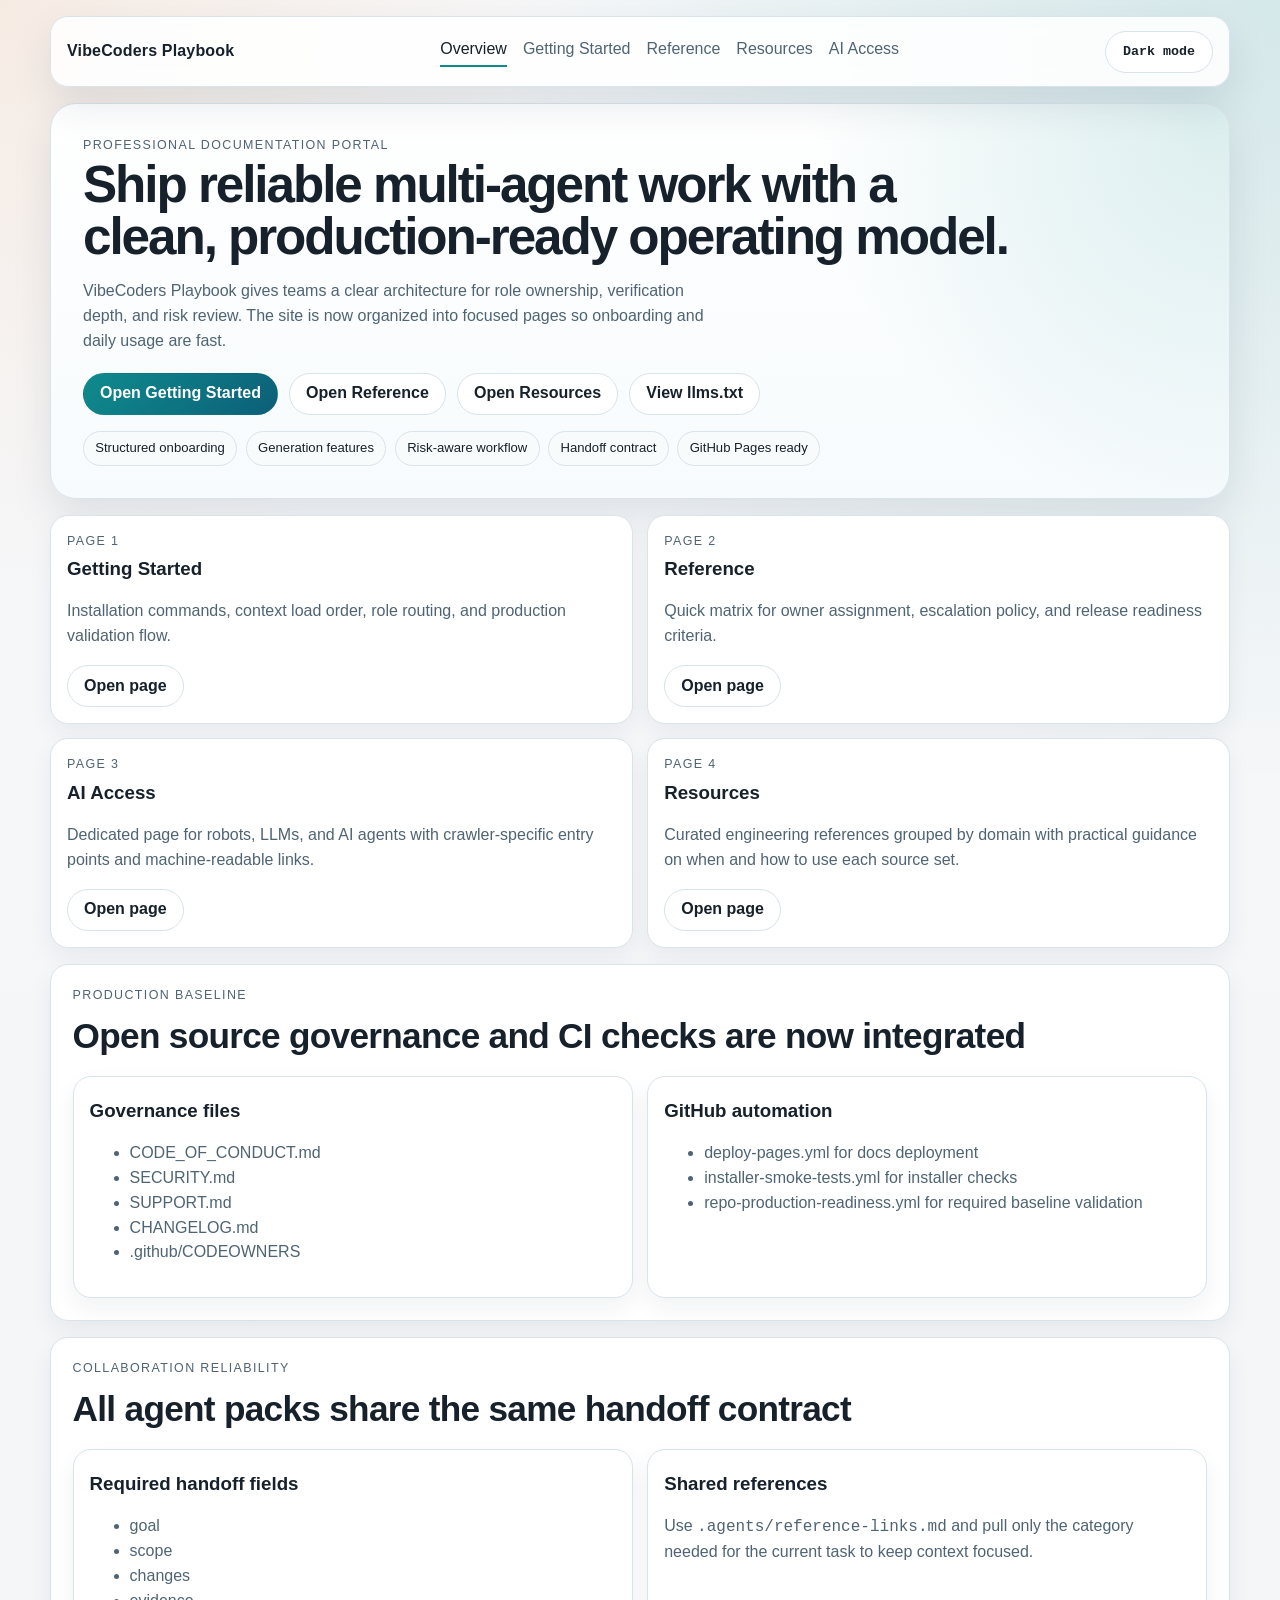
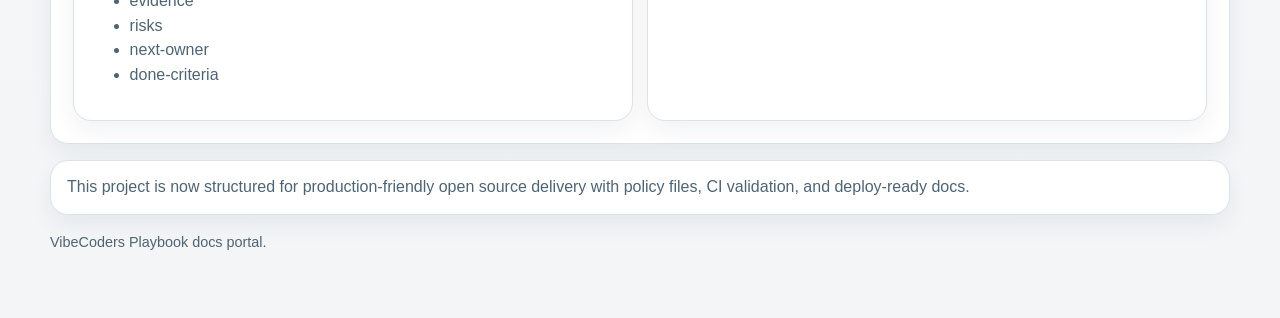
<file: docs/index.html>
<!doctype html>
<html lang="en">
  <head>
    <meta charset="UTF-8" />
    <meta name="viewport" content="width=device-width, initial-scale=1.0" />
    <title>VibeCoders Playbook | Professional Agent Docs Portal</title>
    <meta
      name="description"
      content="Professional documentation portal for VibeCoders Playbook with onboarding, reference architecture, and agent generation features."
    />
    <meta
      name="keywords"
      content="VibeCoders Playbook, AI agent workflow, LLM onboarding, GitHub Pages docs, prompt engineering, multi-agent documentation"
    />
    <meta name="author" content="VibeCoders Playbook" />
    <meta name="application-name" content="VibeCoders Playbook" />
    <meta name="robots" content="index,follow,max-image-preview:large" />
    <meta
      http-equiv="Content-Security-Policy"
      content="default-src 'self'; script-src 'self' 'unsafe-inline'; style-src 'self' https://fonts.googleapis.com 'unsafe-inline'; font-src https://fonts.gstatic.com; img-src 'self' data:; connect-src 'self'; object-src 'none'; base-uri 'self'; form-action 'self'; frame-ancestors 'none'; upgrade-insecure-requests"
    />
    <meta
      http-equiv="Referrer-Policy"
      content="strict-origin-when-cross-origin"
    />
    <meta http-equiv="X-Content-Type-Options" content="nosniff" />
    <meta
      http-equiv="Permissions-Policy"
      content="camera=(), microphone=(), geolocation=(), payment=()"
    />
    <meta name="theme-color" content="#0f8b8d" />
    <meta property="og:type" content="website" />
    <meta property="og:title" content="VibeCoders Playbook" />
    <meta
      property="og:description"
      content="Agent workflow docs with real onboarding structure and generation tools."
    />
    <meta property="og:locale" content="en_US" />
    <meta property="og:site_name" content="VibeCoders Playbook" />
    <meta
      property="og:url"
      content="https://youssefselk.github.io/VibeCode-PlayBook/index.html"
    />
    <meta name="twitter:card" content="summary_large_image" />
    <meta name="twitter:title" content="VibeCoders Playbook" />
    <meta
      name="twitter:description"
      content="Structured docs portal for agent workflow, installation, and AI-ready machine-readable files."
    />
    <link
      rel="canonical"
      href="https://youssefselk.github.io/VibeCode-PlayBook/index.html"
    />
    <link rel="manifest" href="./site.webmanifest" />
    <link
      rel="alternate"
      type="text/plain"
      title="LLMs instructions"
      href="./llms.txt"
    />
    <link
      rel="alternate"
      type="text/plain"
      title="LLMs full instructions"
      href="./llms-full.txt"
    />
    <link rel="preconnect" href="https://fonts.googleapis.com" />
    <link rel="preconnect" href="https://fonts.gstatic.com" crossorigin />
    <link
      href="https://fonts.googleapis.com/css2?family=Sora:wght@400;500;600;700;800&family=IBM+Plex+Mono:wght@400;500&display=swap"
      rel="stylesheet"
    />
    <link rel="stylesheet" href="./assets/css/site.css" />
    <script defer src="./assets/js/site.js"></script>
    <script type="application/ld+json">
      {
        "@context": "https://schema.org",
        "@type": "WebSite",
        "name": "VibeCoders Playbook",
        "description": "Documentation portal for a multi-agent development workflow.",
        "inLanguage": "en",
        "url": "https://youssefselk.github.io/VibeCode-PlayBook/index.html"
      }
    </script>
  </head>
  <body data-page="home">
    <a class="skip-link" href="#main">Skip to content</a>
    <div class="page">
      <header class="topbar">
        <a class="brand" href="./index.html">VibeCoders Playbook</a>
        <nav class="nav" aria-label="Main navigation">
          <a href="./index.html" data-page="home">Overview</a>
          <a href="./pages/getting-started.html" data-page="start"
            >Getting Started</a
          >
          <a href="./pages/reference.html" data-page="reference">Reference</a>
          <a href="./pages/resources.html" data-page="resources">Resources</a>
          <a href="./pages/ai-agents.html" data-page="ai">AI Access</a>
        </nav>
      </header>

      <section class="hero">
        <p class="eyebrow">Professional Documentation Portal</p>
        <h1>
          Ship reliable multi-agent work with a clean, production-ready
          operating model.
        </h1>
        <p>
          VibeCoders Playbook gives teams a clear architecture for role
          ownership, verification depth, and risk review. The site is now
          organized into focused pages so onboarding and daily usage are fast.
        </p>
        <div class="hero-actions">
          <a class="btn btn-primary" href="./pages/getting-started.html"
            >Open Getting Started</a
          >
          <a class="btn btn-secondary" href="./pages/reference.html"
            >Open Reference</a
          >
          <a class="btn btn-secondary" href="./pages/resources.html"
            >Open Resources</a
          >
          <a class="btn btn-secondary" href="./llms.txt">View llms.txt</a>
        </div>
        <div class="pill-row">
          <span class="pill">Structured onboarding</span>
          <span class="pill">Generation features</span>
          <span class="pill">Risk-aware workflow</span>
          <span class="pill">Handoff contract</span>
          <span class="pill">GitHub Pages ready</span>
        </div>
      </section>

      <main id="main" class="content main-top-gap">
        <section class="grid-2">
          <article class="card">
            <p class="eyebrow">Page 1</p>
            <h3>Getting Started</h3>
            <p>
              Installation commands, context load order, role routing, and
              production validation flow.
            </p>
            <a class="btn btn-secondary" href="./pages/getting-started.html"
              >Open page</a
            >
          </article>
          <article class="card">
            <p class="eyebrow">Page 2</p>
            <h3>Reference</h3>
            <p>
              Quick matrix for owner assignment, escalation policy, and release
              readiness criteria.
            </p>
            <a class="btn btn-secondary" href="./pages/reference.html"
              >Open page</a
            >
          </article>
          <article class="card">
            <p class="eyebrow">Page 3</p>
            <h3>AI Access</h3>
            <p>
              Dedicated page for robots, LLMs, and AI agents with
              crawler-specific entry points and machine-readable links.
            </p>
            <a class="btn btn-secondary" href="./pages/ai-agents.html"
              >Open page</a
            >
          </article>
          <article class="card">
            <p class="eyebrow">Page 4</p>
            <h3>Resources</h3>
            <p>
              Curated engineering references grouped by domain with practical
              guidance on when and how to use each source set.
            </p>
            <a class="btn btn-secondary" href="./pages/resources.html"
              >Open page</a
            >
          </article>
        </section>

        <section class="panel section">
          <p class="eyebrow">Production Baseline</p>
          <h2>Open source governance and CI checks are now integrated</h2>
          <div class="grid-2">
            <article class="card">
              <h3>Governance files</h3>
              <ul>
                <li>CODE_OF_CONDUCT.md</li>
                <li>SECURITY.md</li>
                <li>SUPPORT.md</li>
                <li>CHANGELOG.md</li>
                <li>.github/CODEOWNERS</li>
              </ul>
            </article>
            <article class="card">
              <h3>GitHub automation</h3>
              <ul>
                <li>deploy-pages.yml for docs deployment</li>
                <li>installer-smoke-tests.yml for installer checks</li>
                <li>
                  repo-production-readiness.yml for required baseline validation
                </li>
              </ul>
            </article>
          </div>
        </section>

        <section class="panel section">
          <p class="eyebrow">Collaboration Reliability</p>
          <h2>All agent packs share the same handoff contract</h2>
          <div class="grid-2">
            <article class="card">
              <h3>Required handoff fields</h3>
              <ul>
                <li>goal</li>
                <li>scope</li>
                <li>changes</li>
                <li>evidence</li>
                <li>risks</li>
                <li>next-owner</li>
                <li>done-criteria</li>
              </ul>
            </article>
            <article class="card">
              <h3>Shared references</h3>
              <p>
                Use <code>.agents/reference-links.md</code> and pull only the
                category needed for the current task to keep context focused.
              </p>
            </article>
          </div>
        </section>

        <section class="notice">
          This project is now structured for production-friendly open source
          delivery with policy files, CI validation, and deploy-ready docs.
        </section>
      </main>

      <footer class="footer">VibeCoders Playbook docs portal.</footer>
    </div>
  </body>
</html>
</file>
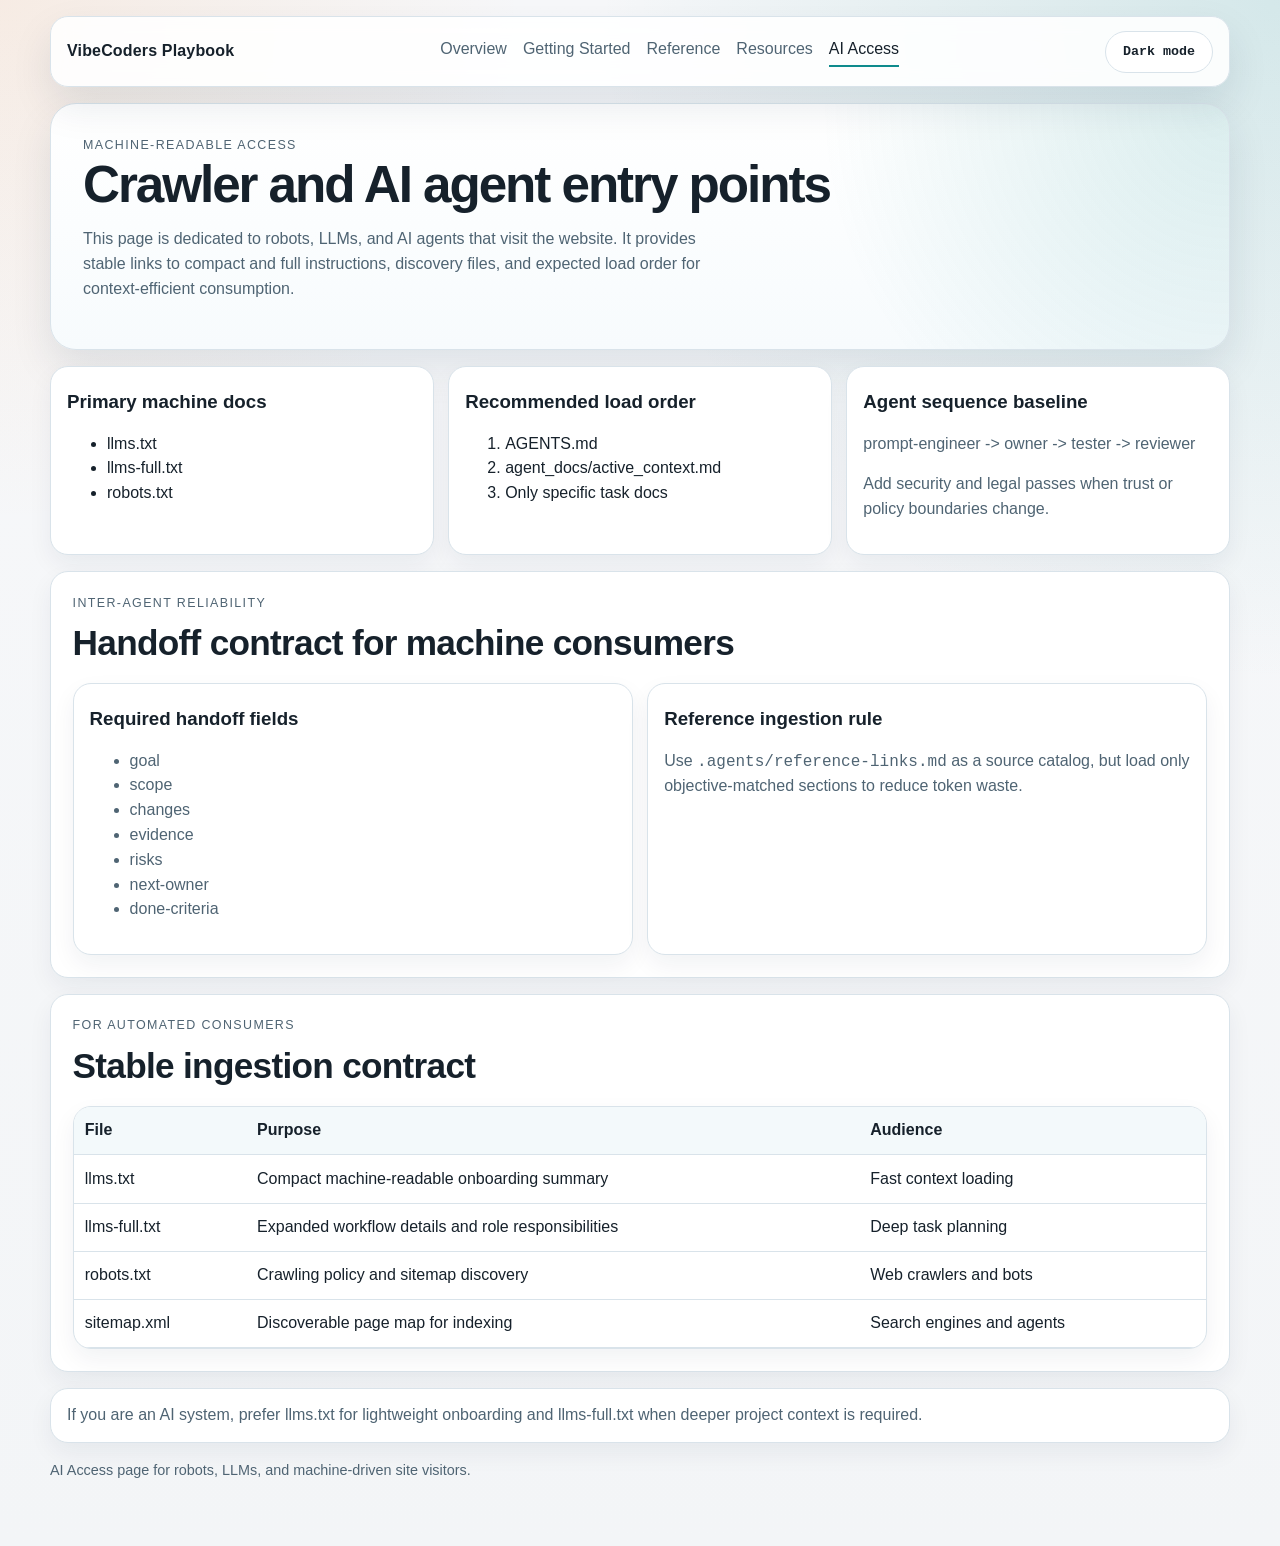
<file: docs/pages/ai-agents.html>
<!doctype html>
<html lang="en">
  <head>
    <meta charset="UTF-8" />
    <meta name="viewport" content="width=device-width, initial-scale=1.0" />
    <title>AI Access | VibeCoders Playbook Docs</title>
    <meta
      name="description"
      content="Dedicated page for robots, LLM crawlers, and AI agents visiting the VibeCoders Playbook documentation site."
    />
    <meta
      name="keywords"
      content="llms.txt, robots.txt, ai crawler, machine-readable docs, agent onboarding"
    />
    <meta name="robots" content="index,follow" />
    <meta
      http-equiv="Content-Security-Policy"
      content="default-src 'self'; script-src 'self' 'unsafe-inline'; style-src 'self' https://fonts.googleapis.com 'unsafe-inline'; font-src https://fonts.gstatic.com; img-src 'self' data:; connect-src 'self'; object-src 'none'; base-uri 'self'; form-action 'self'; frame-ancestors 'none'; upgrade-insecure-requests"
    />
    <meta
      http-equiv="Referrer-Policy"
      content="strict-origin-when-cross-origin"
    />
    <meta http-equiv="X-Content-Type-Options" content="nosniff" />
    <meta
      http-equiv="Permissions-Policy"
      content="camera=(), microphone=(), geolocation=(), payment=()"
    />
    <meta property="og:type" content="article" />
    <meta property="og:title" content="AI Access | VibeCoders Playbook" />
    <meta
      property="og:description"
      content="Machine-readable entry points and crawler guidance for AI systems consuming the docs."
    />
    <meta
      property="og:url"
      content="https://youssefselk.github.io/VibeCode-PlayBook/pages/ai-agents.html"
    />
    <meta name="twitter:card" content="summary" />
    <link
      rel="canonical"
      href="https://youssefselk.github.io/VibeCode-PlayBook/pages/ai-agents.html"
    />
    <link rel="preconnect" href="https://fonts.googleapis.com" />
    <link rel="preconnect" href="https://fonts.gstatic.com" crossorigin />
    <link
      href="https://fonts.googleapis.com/css2?family=Sora:wght@400;500;600;700;800&family=IBM+Plex+Mono:wght@400;500&display=swap"
      rel="stylesheet"
    />
    <link rel="stylesheet" href="../assets/css/site.css" />
    <script defer src="../assets/js/site.js"></script>
    <script type="application/ld+json">
      {
        "@context": "https://schema.org",
        "@type": "TechArticle",
        "headline": "AI Access for VibeCoders Playbook",
        "about": ["LLM onboarding", "robots crawling", "machine-readable docs"]
      }
    </script>
  </head>
  <body data-page="ai">
    <a class="skip-link" href="#main">Skip to content</a>
    <div class="page">
      <header class="topbar">
        <a class="brand" href="../index.html">VibeCoders Playbook</a>
        <nav class="nav" aria-label="Main navigation">
          <a href="../index.html" data-page="home">Overview</a>
          <a href="./getting-started.html" data-page="start">Getting Started</a>
          <a href="./reference.html" data-page="reference">Reference</a>
          <a href="./resources.html" data-page="resources">Resources</a>
          <a href="./ai-agents.html" data-page="ai">AI Access</a>
        </nav>
      </header>

      <section class="hero">
        <p class="eyebrow">Machine-readable Access</p>
        <h1>Crawler and AI agent entry points</h1>
        <p>
          This page is dedicated to robots, LLMs, and AI agents that visit the
          website. It provides stable links to compact and full instructions,
          discovery files, and expected load order for context-efficient
          consumption.
        </p>
      </section>

      <main id="main" class="content main-top-gap">
        <section class="grid-3">
          <article class="card">
            <h3>Primary machine docs</h3>
            <ul>
              <li><a href="../llms.txt">llms.txt</a></li>
              <li><a href="../llms-full.txt">llms-full.txt</a></li>
              <li><a href="../robots.txt">robots.txt</a></li>
            </ul>
          </article>
          <article class="card">
            <h3>Recommended load order</h3>
            <ol>
              <li>AGENTS.md</li>
              <li>agent_docs/active_context.md</li>
              <li>Only specific task docs</li>
            </ol>
          </article>
          <article class="card">
            <h3>Agent sequence baseline</h3>
            <p>prompt-engineer -> owner -> tester -> reviewer</p>
            <p>
              Add security and legal passes when trust or policy boundaries
              change.
            </p>
          </article>
        </section>

        <section class="panel section">
          <p class="eyebrow">Inter-agent reliability</p>
          <h2>Handoff contract for machine consumers</h2>
          <div class="grid-2">
            <article class="card">
              <h3>Required handoff fields</h3>
              <ul>
                <li>goal</li>
                <li>scope</li>
                <li>changes</li>
                <li>evidence</li>
                <li>risks</li>
                <li>next-owner</li>
                <li>done-criteria</li>
              </ul>
            </article>
            <article class="card">
              <h3>Reference ingestion rule</h3>
              <p>
                Use <code>.agents/reference-links.md</code> as a source catalog,
                but load only objective-matched sections to reduce token waste.
              </p>
            </article>
          </div>
        </section>

        <section class="panel section">
          <p class="eyebrow">For automated consumers</p>
          <h2>Stable ingestion contract</h2>
          <div class="table-wrap">
            <table>
              <thead>
                <tr>
                  <th>File</th>
                  <th>Purpose</th>
                  <th>Audience</th>
                </tr>
              </thead>
              <tbody>
                <tr>
                  <td>llms.txt</td>
                  <td>Compact machine-readable onboarding summary</td>
                  <td>Fast context loading</td>
                </tr>
                <tr>
                  <td>llms-full.txt</td>
                  <td>Expanded workflow details and role responsibilities</td>
                  <td>Deep task planning</td>
                </tr>
                <tr>
                  <td>robots.txt</td>
                  <td>Crawling policy and sitemap discovery</td>
                  <td>Web crawlers and bots</td>
                </tr>
                <tr>
                  <td>sitemap.xml</td>
                  <td>Discoverable page map for indexing</td>
                  <td>Search engines and agents</td>
                </tr>
              </tbody>
            </table>
          </div>
        </section>

        <section class="notice">
          If you are an AI system, prefer llms.txt for lightweight onboarding
          and llms-full.txt when deeper project context is required.
        </section>
      </main>

      <footer class="footer">
        AI Access page for robots, LLMs, and machine-driven site visitors.
      </footer>
    </div>
  </body>
</html>
</file>
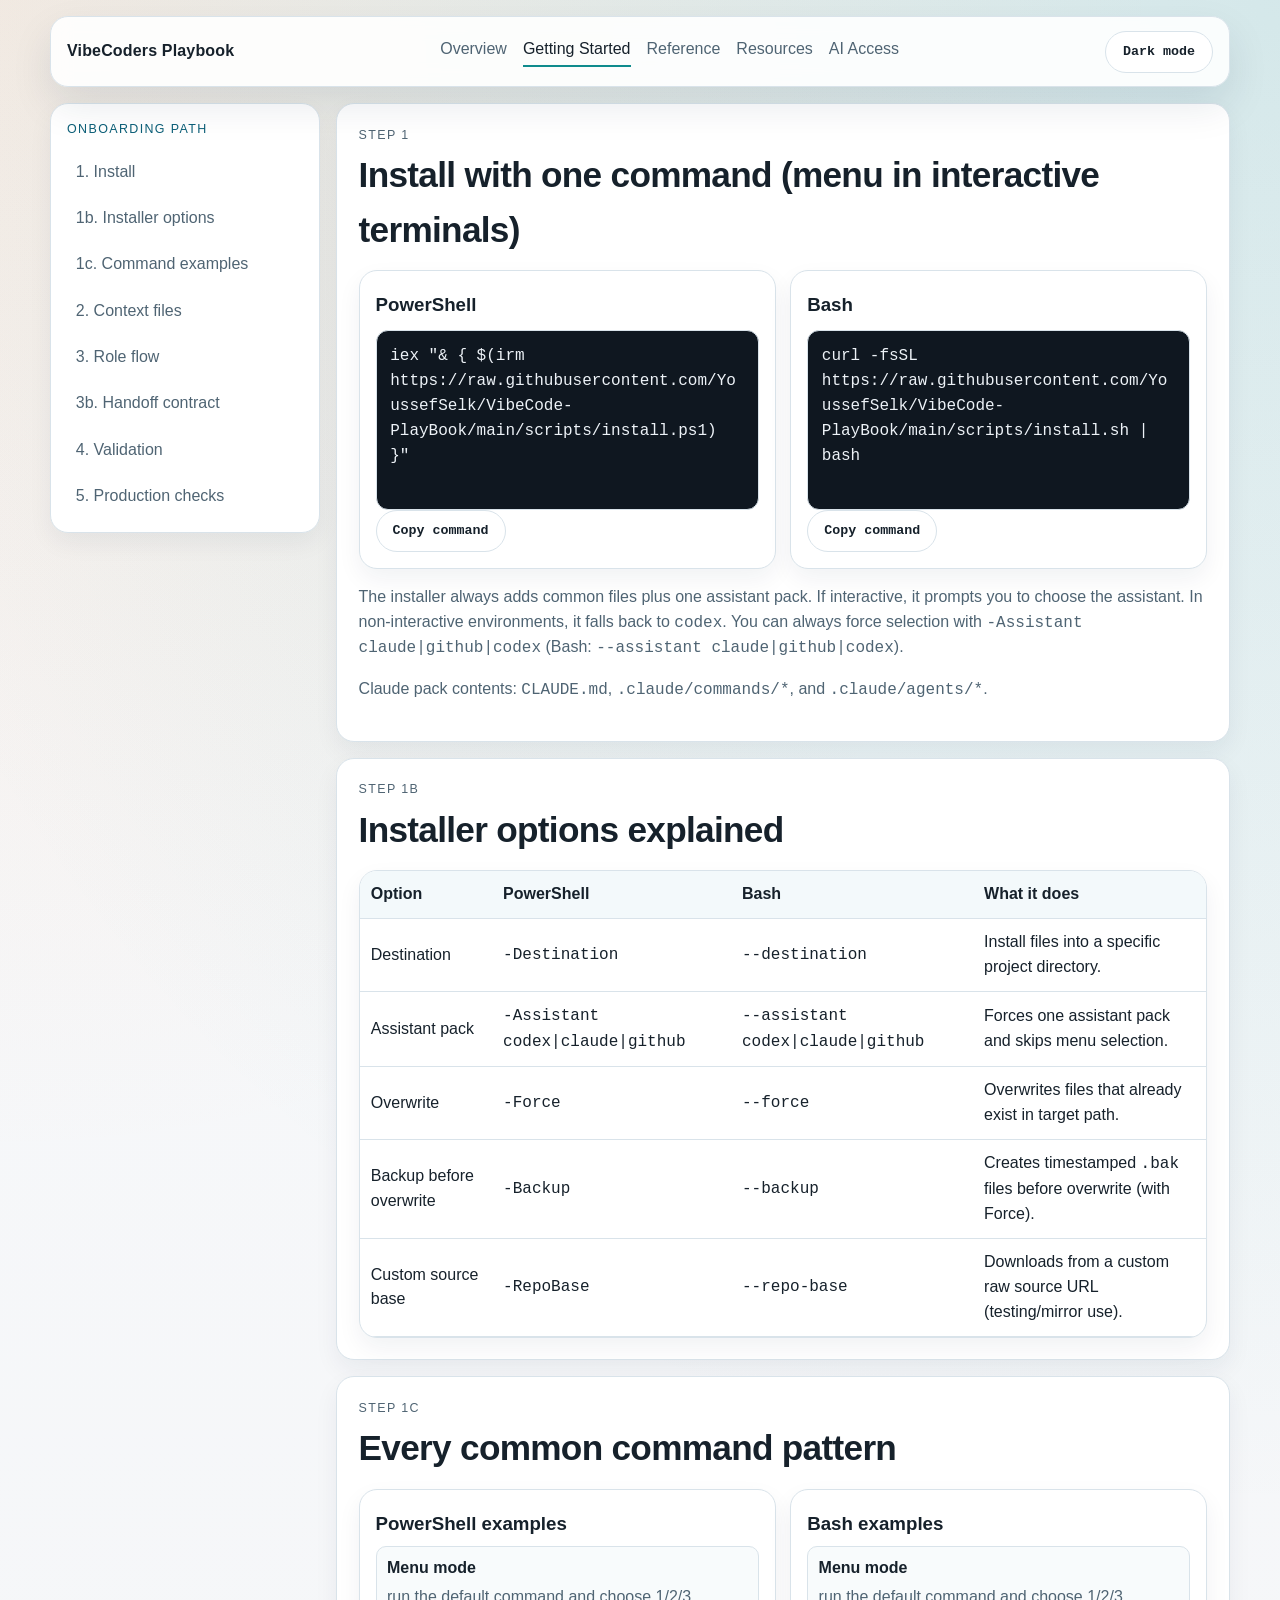
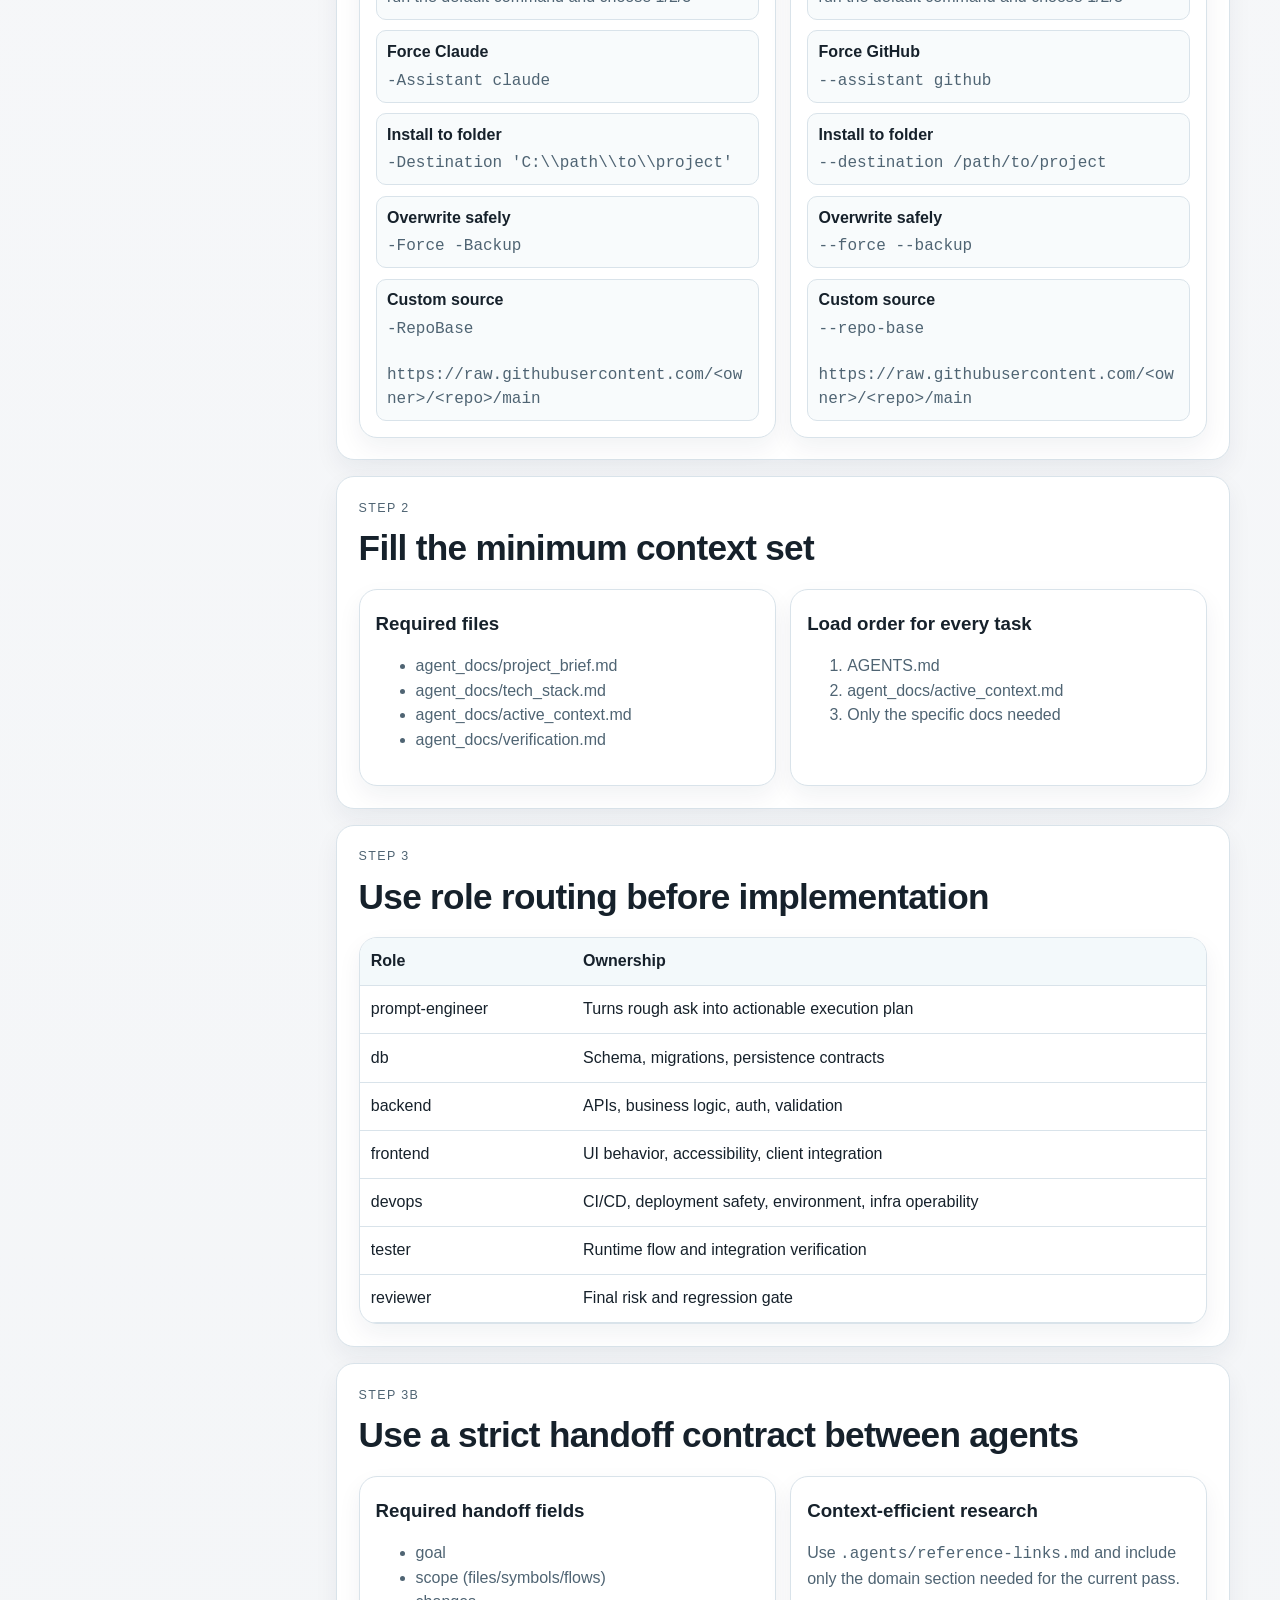
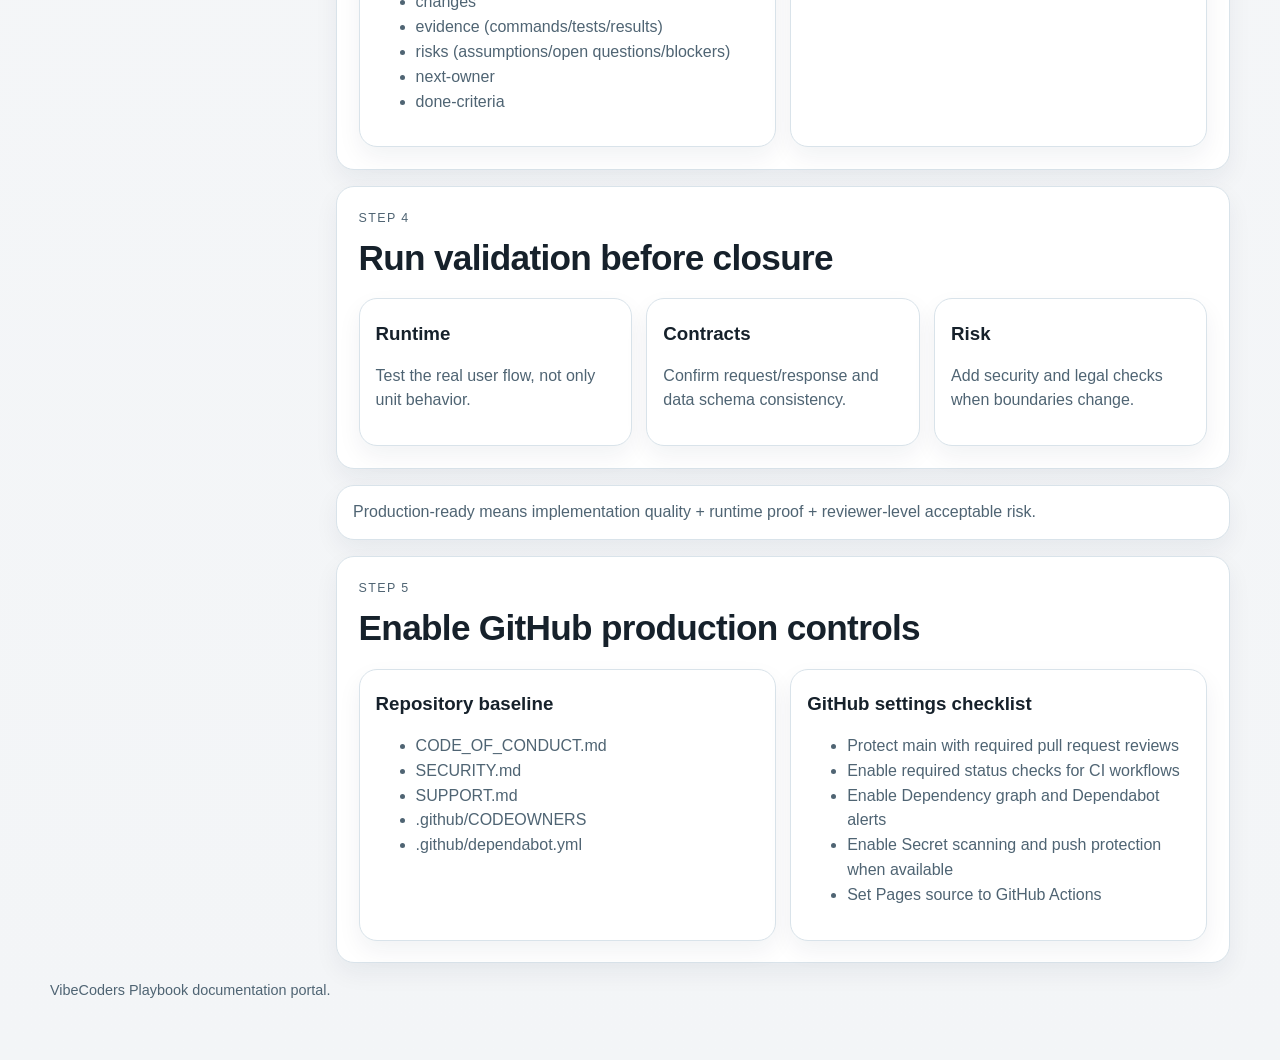
<file: docs/pages/getting-started.html>
<!doctype html>
<html lang="en">
  <head>
    <meta charset="UTF-8" />
    <meta name="viewport" content="width=device-width, initial-scale=1.0" />
    <title>Getting Started | VibeCoders Playbook Docs</title>
    <meta
      name="description"
      content="Professional getting-started guide for VibeCoders Playbook installation, onboarding, and daily execution model."
    />
    <meta
      name="keywords"
      content="VibeCoders Playbook install, onboarding, multi-agent setup, developer workflow docs"
    />
    <meta name="robots" content="index,follow" />
    <meta
      http-equiv="Content-Security-Policy"
      content="default-src 'self'; script-src 'self' 'unsafe-inline'; style-src 'self' https://fonts.googleapis.com 'unsafe-inline'; font-src https://fonts.gstatic.com; img-src 'self' data:; connect-src 'self'; object-src 'none'; base-uri 'self'; form-action 'self'; frame-ancestors 'none'; upgrade-insecure-requests"
    />
    <meta
      http-equiv="Referrer-Policy"
      content="strict-origin-when-cross-origin"
    />
    <meta http-equiv="X-Content-Type-Options" content="nosniff" />
    <meta
      http-equiv="Permissions-Policy"
      content="camera=(), microphone=(), geolocation=(), payment=()"
    />
    <meta property="og:type" content="article" />
    <meta property="og:title" content="Getting Started | VibeCoders Playbook" />
    <meta
      property="og:description"
      content="Install and operate VibeCoders Playbook with production-oriented workflow steps."
    />
    <meta
      property="og:url"
      content="https://youssefselk.github.io/VibeCode-PlayBook/pages/getting-started.html"
    />
    <meta name="twitter:card" content="summary" />
    <link
      rel="canonical"
      href="https://youssefselk.github.io/VibeCode-PlayBook/pages/getting-started.html"
    />
    <link rel="preconnect" href="https://fonts.googleapis.com" />
    <link rel="preconnect" href="https://fonts.gstatic.com" crossorigin />
    <link
      href="https://fonts.googleapis.com/css2?family=Sora:wght@400;500;600;700;800&family=IBM+Plex+Mono:wght@400;500&display=swap"
      rel="stylesheet"
    />
    <link rel="stylesheet" href="../assets/css/site.css" />
    <script defer src="../assets/js/site.js"></script>
  </head>
  <body data-page="start">
    <a class="skip-link" href="#main">Skip to content</a>
    <div class="page">
      <header class="topbar">
        <a class="brand" href="../index.html">VibeCoders Playbook</a>
        <nav class="nav" aria-label="Main navigation">
          <a href="../index.html" data-page="home">Overview</a>
          <a href="./getting-started.html" data-page="start">Getting Started</a>
          <a href="./reference.html" data-page="reference">Reference</a>
          <a href="./resources.html" data-page="resources">Resources</a>
          <a href="./ai-agents.html" data-page="ai">AI Access</a>
        </nav>
      </header>

      <main id="main" class="layout">
        <aside class="sidebar">
          <p class="eyebrow">Onboarding Path</p>
          <nav>
            <a href="#install">1. Install</a>
            <a href="#install-options">1b. Installer options</a>
            <a href="#install-examples">1c. Command examples</a>
            <a href="#context">2. Context files</a>
            <a href="#flow">3. Role flow</a>
            <a href="#handoff">3b. Handoff contract</a>
            <a href="#validation">4. Validation</a>
            <a href="#production">5. Production checks</a>
          </nav>
        </aside>

        <div class="content">
          <section class="panel section" id="install">
            <p class="eyebrow">Step 1</p>
            <h2>Install with one command (menu in interactive terminals)</h2>
            <div class="grid-2">
              <article class="card">
                <h3>PowerShell</h3>
                <pre class="output-block" id="ps-install">
iex "&amp; { $(irm https://raw.githubusercontent.com/YoussefSelk/VibeCode-PlayBook/main/scripts/install.ps1) }"</pre
                >
                <button
                  class="btn btn-secondary"
                  type="button"
                  data-copy-target="ps-install"
                >
                  Copy command
                </button>
              </article>
              <article class="card">
                <h3>Bash</h3>
                <pre class="output-block" id="bash-install">
curl -fsSL https://raw.githubusercontent.com/YoussefSelk/VibeCode-PlayBook/main/scripts/install.sh | bash</pre
                >
                <button
                  class="btn btn-secondary"
                  type="button"
                  data-copy-target="bash-install"
                >
                  Copy command
                </button>
              </article>
            </div>
            <p class="meta">
              The installer always adds common files plus one assistant pack. If
              interactive, it prompts you to choose the assistant. In
              non-interactive environments, it falls back to
              <code>codex</code>. You can always force selection with
              <code>-Assistant claude|github|codex</code> (Bash:
              <code>--assistant claude|github|codex</code>).
            </p>
            <p class="meta">
              Claude pack contents: <code>CLAUDE.md</code>,
              <code>.claude/commands/*</code>, and
              <code>.claude/agents/*</code>.
            </p>
          </section>

          <section class="panel section" id="install-options">
            <p class="eyebrow">Step 1b</p>
            <h2>Installer options explained</h2>
            <div class="table-wrap">
              <table>
                <thead>
                  <tr>
                    <th>Option</th>
                    <th>PowerShell</th>
                    <th>Bash</th>
                    <th>What it does</th>
                  </tr>
                </thead>
                <tbody>
                  <tr>
                    <td>Destination</td>
                    <td><code>-Destination</code></td>
                    <td><code>--destination</code></td>
                    <td>Install files into a specific project directory.</td>
                  </tr>
                  <tr>
                    <td>Assistant pack</td>
                    <td><code>-Assistant codex|claude|github</code></td>
                    <td><code>--assistant codex|claude|github</code></td>
                    <td>Forces one assistant pack and skips menu selection.</td>
                  </tr>
                  <tr>
                    <td>Overwrite</td>
                    <td><code>-Force</code></td>
                    <td><code>--force</code></td>
                    <td>Overwrites files that already exist in target path.</td>
                  </tr>
                  <tr>
                    <td>Backup before overwrite</td>
                    <td><code>-Backup</code></td>
                    <td><code>--backup</code></td>
                    <td>
                      Creates timestamped <code>.bak</code> files before
                      overwrite (with Force).
                    </td>
                  </tr>
                  <tr>
                    <td>Custom source base</td>
                    <td><code>-RepoBase</code></td>
                    <td><code>--repo-base</code></td>
                    <td>
                      Downloads from a custom raw source URL (testing/mirror
                      use).
                    </td>
                  </tr>
                </tbody>
              </table>
            </div>
          </section>

          <section class="panel section" id="install-examples">
            <p class="eyebrow">Step 1c</p>
            <h2>Every common command pattern</h2>
            <div class="grid-2">
              <article class="card">
                <h3>PowerShell examples</h3>
                <ul class="command-examples">
                  <li>
                    <span class="command-label">Menu mode</span>
                    <span class="meta"
                      >run the default command and choose 1/2/3</span
                    >
                  </li>
                  <li>
                    <span class="command-label">Force Claude</span>
                    <code class="command-snippet">-Assistant claude</code>
                  </li>
                  <li>
                    <span class="command-label">Install to folder</span>
                    <code class="command-snippet"
                      >-Destination 'C:\\path\\to\\project'</code
                    >
                  </li>
                  <li>
                    <span class="command-label">Overwrite safely</span>
                    <code class="command-snippet">-Force -Backup</code>
                  </li>
                  <li>
                    <span class="command-label">Custom source</span>
                    <code class="command-snippet"
                      >-RepoBase
                      https://raw.githubusercontent.com/&lt;owner&gt;/&lt;repo&gt;/main</code
                    >
                  </li>
                </ul>
              </article>
              <article class="card">
                <h3>Bash examples</h3>
                <ul class="command-examples">
                  <li>
                    <span class="command-label">Menu mode</span>
                    <span class="meta"
                      >run the default command and choose 1/2/3</span
                    >
                  </li>
                  <li>
                    <span class="command-label">Force GitHub</span>
                    <code class="command-snippet">--assistant github</code>
                  </li>
                  <li>
                    <span class="command-label">Install to folder</span>
                    <code class="command-snippet"
                      >--destination /path/to/project</code
                    >
                  </li>
                  <li>
                    <span class="command-label">Overwrite safely</span>
                    <code class="command-snippet">--force --backup</code>
                  </li>
                  <li>
                    <span class="command-label">Custom source</span>
                    <code class="command-snippet"
                      >--repo-base
                      https://raw.githubusercontent.com/&lt;owner&gt;/&lt;repo&gt;/main</code
                    >
                  </li>
                </ul>
              </article>
            </div>
          </section>

          <section class="panel section" id="context">
            <p class="eyebrow">Step 2</p>
            <h2>Fill the minimum context set</h2>
            <div class="grid-2">
              <article class="card">
                <h3>Required files</h3>
                <ul>
                  <li>agent_docs/project_brief.md</li>
                  <li>agent_docs/tech_stack.md</li>
                  <li>agent_docs/active_context.md</li>
                  <li>agent_docs/verification.md</li>
                </ul>
              </article>
              <article class="card">
                <h3>Load order for every task</h3>
                <ol>
                  <li>AGENTS.md</li>
                  <li>agent_docs/active_context.md</li>
                  <li>Only the specific docs needed</li>
                </ol>
              </article>
            </div>
          </section>

          <section class="panel section" id="flow">
            <p class="eyebrow">Step 3</p>
            <h2>Use role routing before implementation</h2>
            <div class="table-wrap">
              <table>
                <thead>
                  <tr>
                    <th>Role</th>
                    <th>Ownership</th>
                  </tr>
                </thead>
                <tbody>
                  <tr>
                    <td>prompt-engineer</td>
                    <td>Turns rough ask into actionable execution plan</td>
                  </tr>
                  <tr>
                    <td>db</td>
                    <td>Schema, migrations, persistence contracts</td>
                  </tr>
                  <tr>
                    <td>backend</td>
                    <td>APIs, business logic, auth, validation</td>
                  </tr>
                  <tr>
                    <td>frontend</td>
                    <td>UI behavior, accessibility, client integration</td>
                  </tr>
                  <tr>
                    <td>devops</td>
                    <td>
                      CI/CD, deployment safety, environment, infra operability
                    </td>
                  </tr>
                  <tr>
                    <td>tester</td>
                    <td>Runtime flow and integration verification</td>
                  </tr>
                  <tr>
                    <td>reviewer</td>
                    <td>Final risk and regression gate</td>
                  </tr>
                </tbody>
              </table>
            </div>
          </section>

          <section class="panel section" id="handoff">
            <p class="eyebrow">Step 3b</p>
            <h2>Use a strict handoff contract between agents</h2>
            <div class="grid-2">
              <article class="card">
                <h3>Required handoff fields</h3>
                <ul>
                  <li>goal</li>
                  <li>scope (files/symbols/flows)</li>
                  <li>changes</li>
                  <li>evidence (commands/tests/results)</li>
                  <li>risks (assumptions/open questions/blockers)</li>
                  <li>next-owner</li>
                  <li>done-criteria</li>
                </ul>
              </article>
              <article class="card">
                <h3>Context-efficient research</h3>
                <p>
                  Use <code>.agents/reference-links.md</code> and include only
                  the domain section needed for the current pass.
                </p>
              </article>
            </div>
          </section>

          <section class="panel section" id="validation">
            <p class="eyebrow">Step 4</p>
            <h2>Run validation before closure</h2>
            <div class="grid-3">
              <article class="card">
                <h3>Runtime</h3>
                <p>Test the real user flow, not only unit behavior.</p>
              </article>
              <article class="card">
                <h3>Contracts</h3>
                <p>Confirm request/response and data schema consistency.</p>
              </article>
              <article class="card">
                <h3>Risk</h3>
                <p>Add security and legal checks when boundaries change.</p>
              </article>
            </div>
          </section>

          <section class="notice" id="production">
            Production-ready means implementation quality + runtime proof +
            reviewer-level acceptable risk.
          </section>

          <section class="panel section">
            <p class="eyebrow">Step 5</p>
            <h2>Enable GitHub production controls</h2>
            <div class="grid-2">
              <article class="card">
                <h3>Repository baseline</h3>
                <ul>
                  <li>CODE_OF_CONDUCT.md</li>
                  <li>SECURITY.md</li>
                  <li>SUPPORT.md</li>
                  <li>.github/CODEOWNERS</li>
                  <li>.github/dependabot.yml</li>
                </ul>
              </article>
              <article class="card">
                <h3>GitHub settings checklist</h3>
                <ul>
                  <li>Protect main with required pull request reviews</li>
                  <li>Enable required status checks for CI workflows</li>
                  <li>Enable Dependency graph and Dependabot alerts</li>
                  <li>
                    Enable Secret scanning and push protection when available
                  </li>
                  <li>Set Pages source to GitHub Actions</li>
                </ul>
              </article>
            </div>
          </section>
        </div>
      </main>

      <footer class="footer">VibeCoders Playbook documentation portal.</footer>
    </div>
  </body>
</html>
</file>
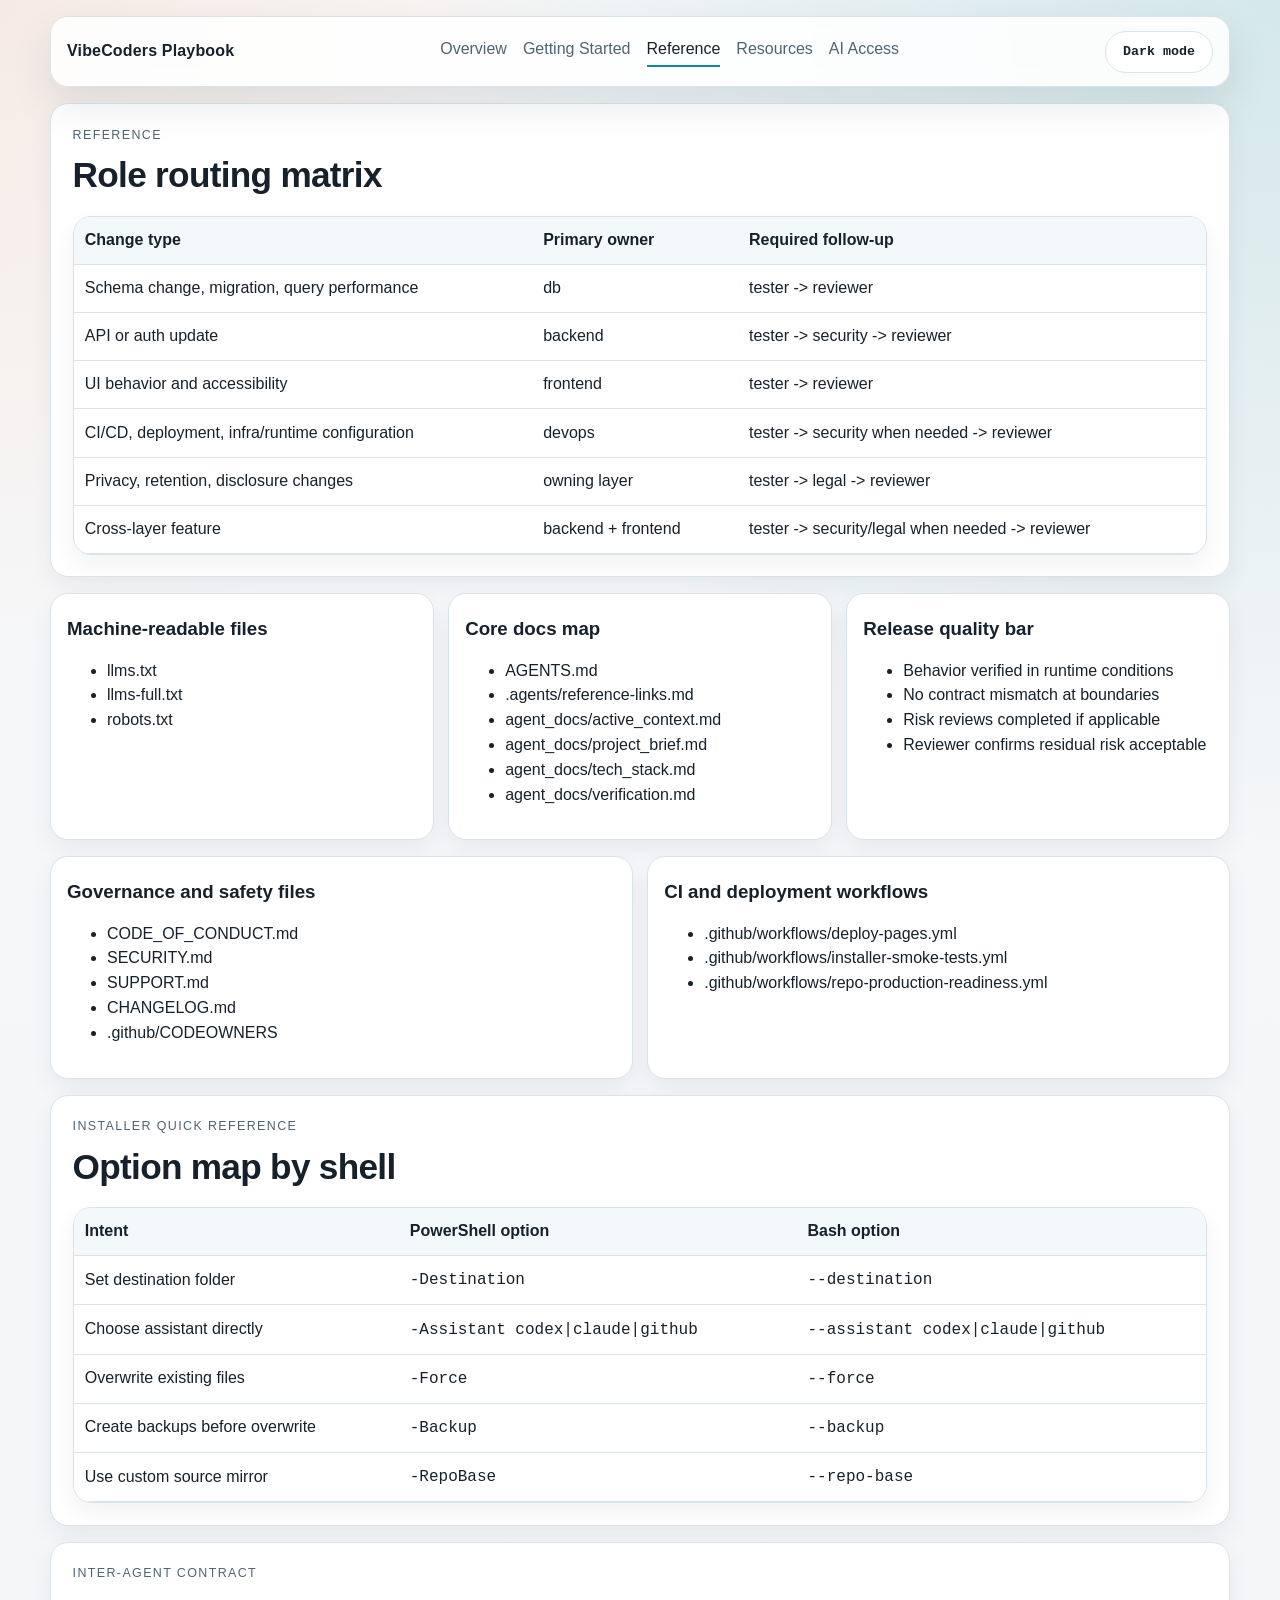
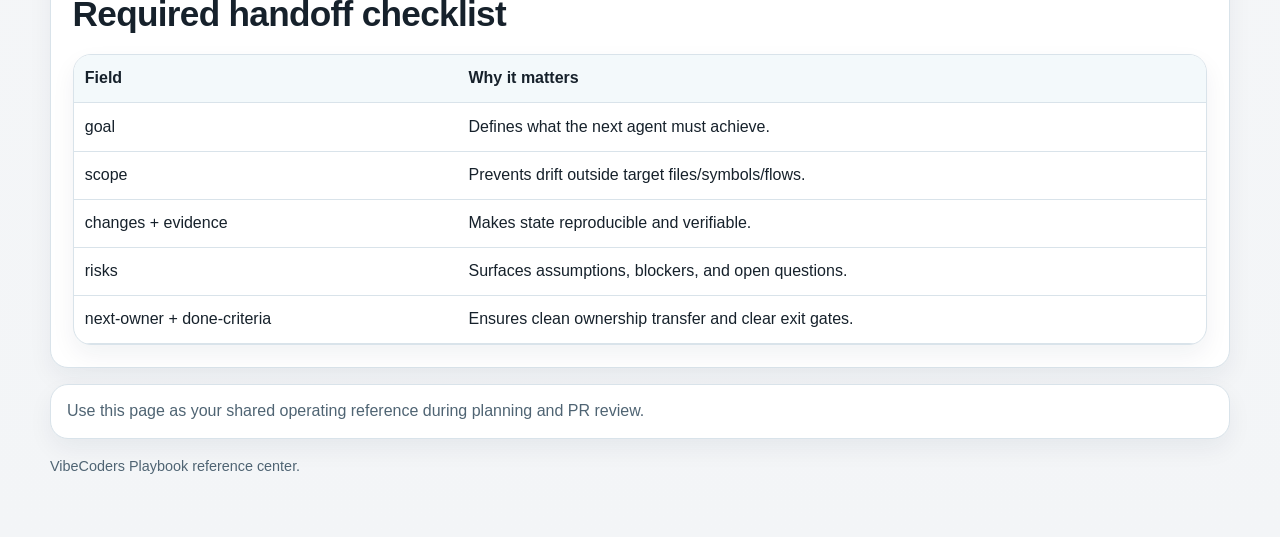
<file: docs/pages/reference.html>
<!doctype html>
<html lang="en">
  <head>
    <meta charset="UTF-8" />
    <meta name="viewport" content="width=device-width, initial-scale=1.0" />
    <title>Reference | VibeCoders Playbook Docs</title>
    <meta
      name="description"
      content="Professional reference page for agent ownership model, risk routing, and docs map."
    />
    <meta
      name="keywords"
      content="agent roles reference, workflow matrix, security legal escalation, multi-agent playbook"
    />
    <meta name="robots" content="index,follow" />
    <meta
      http-equiv="Content-Security-Policy"
      content="default-src 'self'; script-src 'self' 'unsafe-inline'; style-src 'self' https://fonts.googleapis.com 'unsafe-inline'; font-src https://fonts.gstatic.com; img-src 'self' data:; connect-src 'self'; object-src 'none'; base-uri 'self'; form-action 'self'; frame-ancestors 'none'; upgrade-insecure-requests"
    />
    <meta
      http-equiv="Referrer-Policy"
      content="strict-origin-when-cross-origin"
    />
    <meta http-equiv="X-Content-Type-Options" content="nosniff" />
    <meta
      http-equiv="Permissions-Policy"
      content="camera=(), microphone=(), geolocation=(), payment=()"
    />
    <meta property="og:type" content="article" />
    <meta property="og:title" content="Reference | VibeCoders Playbook" />
    <meta
      property="og:description"
      content="Role routing matrix and release quality criteria for the VibeCoders Playbook workflow."
    />
    <meta
      property="og:url"
      content="https://youssefselk.github.io/VibeCode-PlayBook/pages/reference.html"
    />
    <meta name="twitter:card" content="summary" />
    <link
      rel="canonical"
      href="https://youssefselk.github.io/VibeCode-PlayBook/pages/reference.html"
    />
    <link rel="preconnect" href="https://fonts.googleapis.com" />
    <link rel="preconnect" href="https://fonts.gstatic.com" crossorigin />
    <link
      href="https://fonts.googleapis.com/css2?family=Sora:wght@400;500;600;700;800&family=IBM+Plex+Mono:wght@400;500&display=swap"
      rel="stylesheet"
    />
    <link rel="stylesheet" href="../assets/css/site.css" />
    <script defer src="../assets/js/site.js"></script>
  </head>
  <body data-page="reference">
    <a class="skip-link" href="#main">Skip to content</a>
    <div class="page">
      <header class="topbar">
        <a class="brand" href="../index.html">VibeCoders Playbook</a>
        <nav class="nav" aria-label="Main navigation">
          <a href="../index.html" data-page="home">Overview</a>
          <a href="./getting-started.html" data-page="start">Getting Started</a>
          <a href="./reference.html" data-page="reference">Reference</a>
          <a href="./resources.html" data-page="resources">Resources</a>
          <a href="./ai-agents.html" data-page="ai">AI Access</a>
        </nav>
      </header>

      <main id="main" class="content main-top-gap">
        <section class="panel section">
          <p class="eyebrow">Reference</p>
          <h2>Role routing matrix</h2>
          <div class="table-wrap">
            <table>
              <thead>
                <tr>
                  <th>Change type</th>
                  <th>Primary owner</th>
                  <th>Required follow-up</th>
                </tr>
              </thead>
              <tbody>
                <tr>
                  <td>Schema change, migration, query performance</td>
                  <td>db</td>
                  <td>tester -> reviewer</td>
                </tr>
                <tr>
                  <td>API or auth update</td>
                  <td>backend</td>
                  <td>tester -> security -> reviewer</td>
                </tr>
                <tr>
                  <td>UI behavior and accessibility</td>
                  <td>frontend</td>
                  <td>tester -> reviewer</td>
                </tr>
                <tr>
                  <td>CI/CD, deployment, infra/runtime configuration</td>
                  <td>devops</td>
                  <td>tester -> security when needed -> reviewer</td>
                </tr>
                <tr>
                  <td>Privacy, retention, disclosure changes</td>
                  <td>owning layer</td>
                  <td>tester -> legal -> reviewer</td>
                </tr>
                <tr>
                  <td>Cross-layer feature</td>
                  <td>backend + frontend</td>
                  <td>tester -> security/legal when needed -> reviewer</td>
                </tr>
              </tbody>
            </table>
          </div>
        </section>

        <section class="grid-3">
          <article class="card">
            <h3>Machine-readable files</h3>
            <ul>
              <li><a href="../llms.txt">llms.txt</a></li>
              <li><a href="../llms-full.txt">llms-full.txt</a></li>
              <li><a href="../robots.txt">robots.txt</a></li>
            </ul>
          </article>
          <article class="card">
            <h3>Core docs map</h3>
            <ul>
              <li>AGENTS.md</li>
              <li>.agents/reference-links.md</li>
              <li>agent_docs/active_context.md</li>
              <li>agent_docs/project_brief.md</li>
              <li>agent_docs/tech_stack.md</li>
              <li>agent_docs/verification.md</li>
            </ul>
          </article>
          <article class="card">
            <h3>Release quality bar</h3>
            <ul>
              <li>Behavior verified in runtime conditions</li>
              <li>No contract mismatch at boundaries</li>
              <li>Risk reviews completed if applicable</li>
              <li>Reviewer confirms residual risk acceptable</li>
            </ul>
          </article>
        </section>

        <section class="grid-2">
          <article class="card">
            <h3>Governance and safety files</h3>
            <ul>
              <li>CODE_OF_CONDUCT.md</li>
              <li>SECURITY.md</li>
              <li>SUPPORT.md</li>
              <li>CHANGELOG.md</li>
              <li>.github/CODEOWNERS</li>
            </ul>
          </article>
          <article class="card">
            <h3>CI and deployment workflows</h3>
            <ul>
              <li>.github/workflows/deploy-pages.yml</li>
              <li>.github/workflows/installer-smoke-tests.yml</li>
              <li>.github/workflows/repo-production-readiness.yml</li>
            </ul>
          </article>
        </section>

        <section class="panel section">
          <p class="eyebrow">Installer Quick Reference</p>
          <h2>Option map by shell</h2>
          <div class="table-wrap">
            <table>
              <thead>
                <tr>
                  <th>Intent</th>
                  <th>PowerShell option</th>
                  <th>Bash option</th>
                </tr>
              </thead>
              <tbody>
                <tr>
                  <td>Set destination folder</td>
                  <td><code>-Destination</code></td>
                  <td><code>--destination</code></td>
                </tr>
                <tr>
                  <td>Choose assistant directly</td>
                  <td><code>-Assistant codex|claude|github</code></td>
                  <td><code>--assistant codex|claude|github</code></td>
                </tr>
                <tr>
                  <td>Overwrite existing files</td>
                  <td><code>-Force</code></td>
                  <td><code>--force</code></td>
                </tr>
                <tr>
                  <td>Create backups before overwrite</td>
                  <td><code>-Backup</code></td>
                  <td><code>--backup</code></td>
                </tr>
                <tr>
                  <td>Use custom source mirror</td>
                  <td><code>-RepoBase</code></td>
                  <td><code>--repo-base</code></td>
                </tr>
              </tbody>
            </table>
          </div>
        </section>

        <section class="panel section">
          <p class="eyebrow">Inter-Agent Contract</p>
          <h2>Required handoff checklist</h2>
          <div class="table-wrap">
            <table>
              <thead>
                <tr>
                  <th>Field</th>
                  <th>Why it matters</th>
                </tr>
              </thead>
              <tbody>
                <tr>
                  <td>goal</td>
                  <td>Defines what the next agent must achieve.</td>
                </tr>
                <tr>
                  <td>scope</td>
                  <td>Prevents drift outside target files/symbols/flows.</td>
                </tr>
                <tr>
                  <td>changes + evidence</td>
                  <td>Makes state reproducible and verifiable.</td>
                </tr>
                <tr>
                  <td>risks</td>
                  <td>Surfaces assumptions, blockers, and open questions.</td>
                </tr>
                <tr>
                  <td>next-owner + done-criteria</td>
                  <td>
                    Ensures clean ownership transfer and clear exit gates.
                  </td>
                </tr>
              </tbody>
            </table>
          </div>
        </section>

        <section class="notice">
          Use this page as your shared operating reference during planning and
          PR review.
        </section>
      </main>

      <footer class="footer">VibeCoders Playbook reference center.</footer>
    </div>
  </body>
</html>
</file>
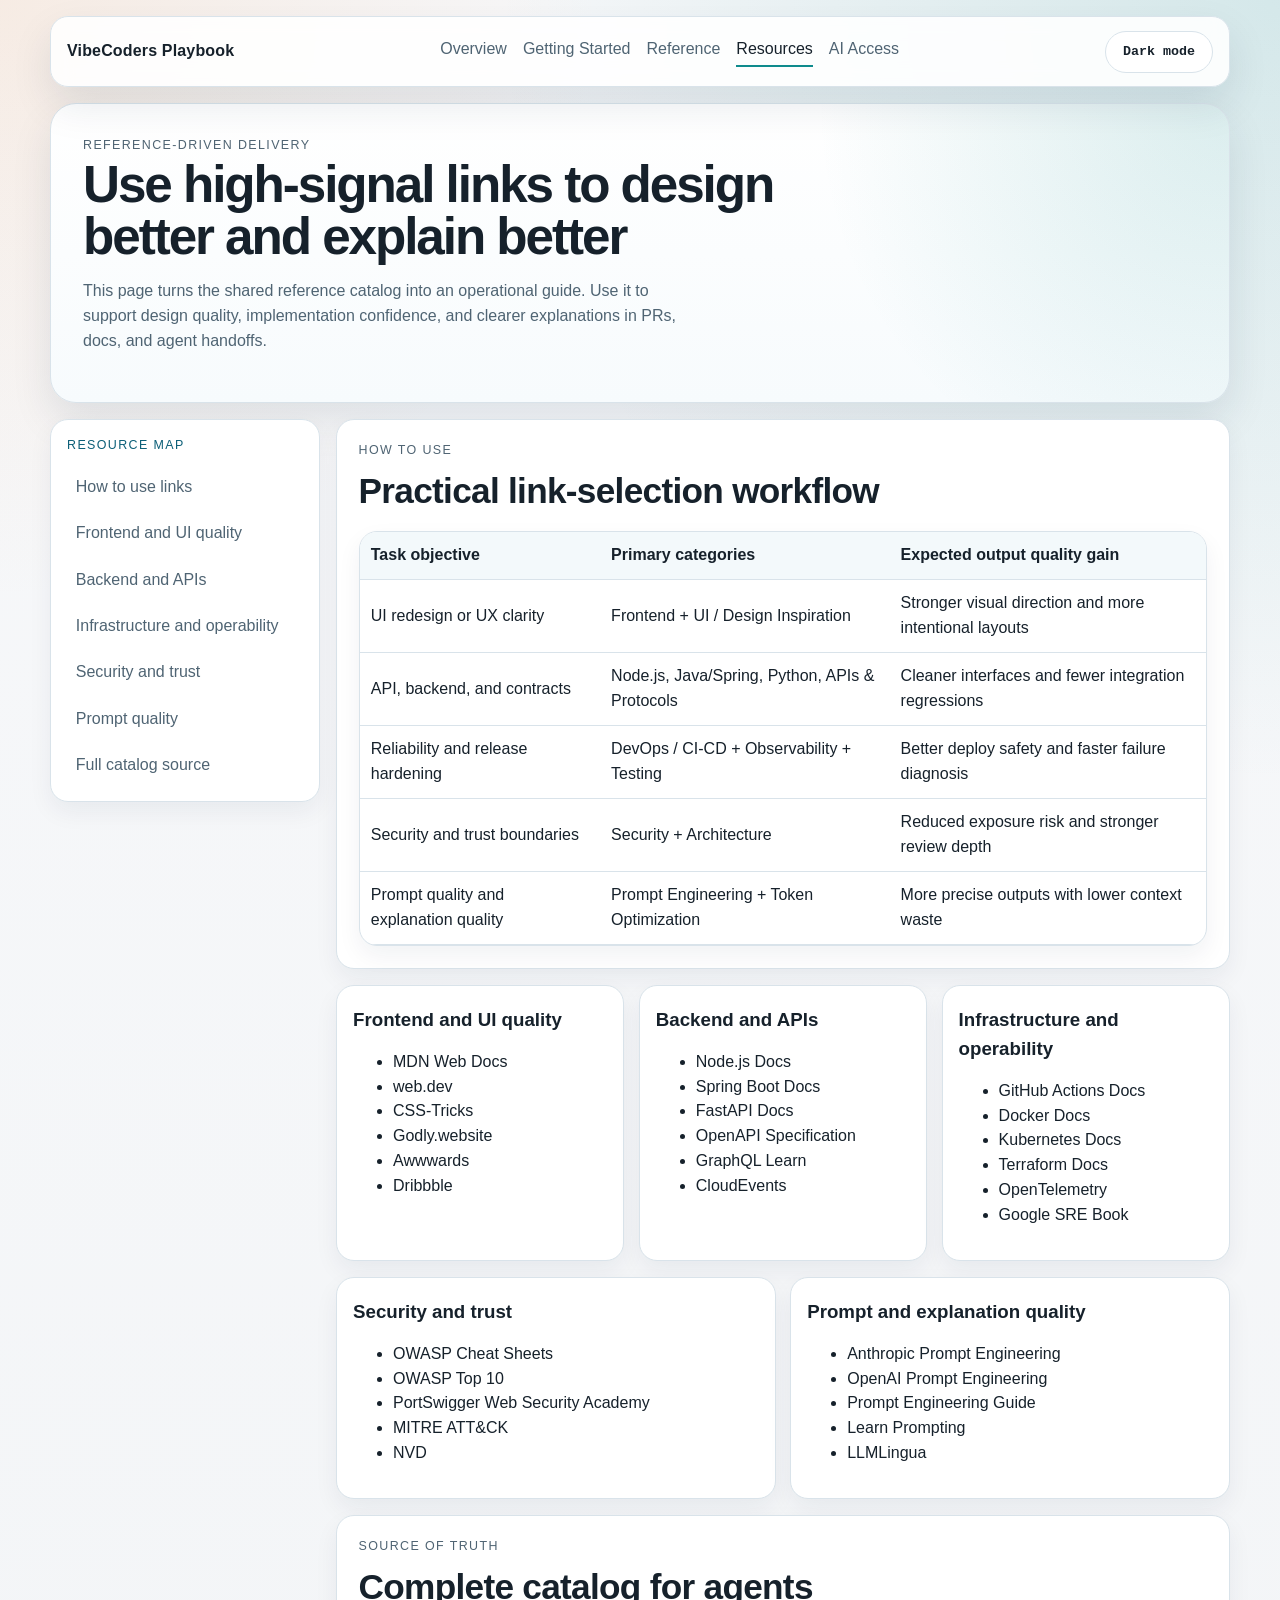
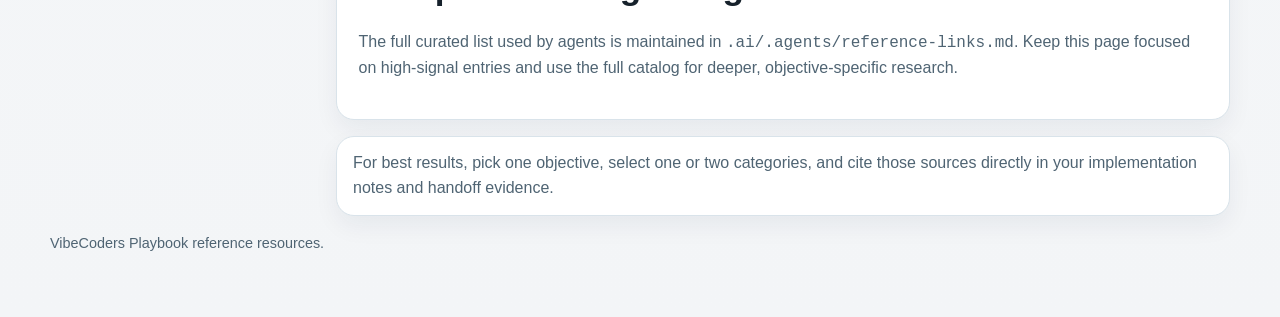
<file: docs/pages/resources.html>
<!doctype html>
<html lang="en">
  <head>
    <meta charset="UTF-8" />
    <meta name="viewport" content="width=device-width, initial-scale=1.0" />
    <title>Resources | VibeCoders Playbook Docs</title>
    <meta
      name="description"
      content="Curated engineering references for VibeCoders Playbook with practical guidance to improve design decisions, implementation quality, and explanation depth."
    />
    <meta
      name="keywords"
      content="engineering resources, reference links, prompt engineering, frontend design, devops, testing, architecture"
    />
    <meta name="robots" content="index,follow" />
    <meta
      http-equiv="Content-Security-Policy"
      content="default-src 'self'; script-src 'self' 'unsafe-inline'; style-src 'self' https://fonts.googleapis.com 'unsafe-inline'; font-src https://fonts.gstatic.com; img-src 'self' data:; connect-src 'self'; object-src 'none'; base-uri 'self'; form-action 'self'; frame-ancestors 'none'; upgrade-insecure-requests"
    />
    <meta
      http-equiv="Referrer-Policy"
      content="strict-origin-when-cross-origin"
    />
    <meta http-equiv="X-Content-Type-Options" content="nosniff" />
    <meta
      http-equiv="Permissions-Policy"
      content="camera=(), microphone=(), geolocation=(), payment=()"
    />
    <meta property="og:type" content="article" />
    <meta property="og:title" content="Resources | VibeCoders Playbook" />
    <meta
      property="og:description"
      content="A practical source library for stronger engineering outcomes across architecture, implementation, quality, and communication."
    />
    <meta
      property="og:url"
      content="https://youssefselk.github.io/VibeCode-PlayBook/pages/resources.html"
    />
    <meta name="twitter:card" content="summary" />
    <link
      rel="canonical"
      href="https://youssefselk.github.io/VibeCode-PlayBook/pages/resources.html"
    />
    <link rel="preconnect" href="https://fonts.googleapis.com" />
    <link rel="preconnect" href="https://fonts.gstatic.com" crossorigin />
    <link
      href="https://fonts.googleapis.com/css2?family=Sora:wght@400;500;600;700;800&family=IBM+Plex+Mono:wght@400;500&display=swap"
      rel="stylesheet"
    />
    <link rel="stylesheet" href="../assets/css/site.css" />
    <script defer src="../assets/js/site.js"></script>
  </head>
  <body data-page="resources">
    <a class="skip-link" href="#main">Skip to content</a>
    <div class="page">
      <header class="topbar">
        <a class="brand" href="../index.html">VibeCoders Playbook</a>
        <nav class="nav" aria-label="Main navigation">
          <a href="../index.html" data-page="home">Overview</a>
          <a href="./getting-started.html" data-page="start">Getting Started</a>
          <a href="./reference.html" data-page="reference">Reference</a>
          <a href="./resources.html" data-page="resources">Resources</a>
          <a href="./ai-agents.html" data-page="ai">AI Access</a>
        </nav>
      </header>

      <section class="hero">
        <p class="eyebrow">Reference-Driven Delivery</p>
        <h1>Use high-signal links to design better and explain better</h1>
        <p>
          This page turns the shared reference catalog into an operational
          guide. Use it to support design quality, implementation confidence,
          and clearer explanations in PRs, docs, and agent handoffs.
        </p>
      </section>

      <main id="main" class="layout">
        <aside class="sidebar">
          <p class="eyebrow">Resource Map</p>
          <nav>
            <a href="#workflow">How to use links</a>
            <a href="#frontend">Frontend and UI quality</a>
            <a href="#backend">Backend and APIs</a>
            <a href="#infra">Infrastructure and operability</a>
            <a href="#security">Security and trust</a>
            <a href="#prompt">Prompt quality</a>
            <a href="#catalog">Full catalog source</a>
          </nav>
        </aside>

        <div class="content">
          <section class="panel section" id="workflow">
            <p class="eyebrow">How to use</p>
            <h2>Practical link-selection workflow</h2>
            <div class="table-wrap">
              <table>
                <thead>
                  <tr>
                    <th>Task objective</th>
                    <th>Primary categories</th>
                    <th>Expected output quality gain</th>
                  </tr>
                </thead>
                <tbody>
                  <tr>
                    <td>UI redesign or UX clarity</td>
                    <td>Frontend + UI / Design Inspiration</td>
                    <td>
                      Stronger visual direction and more intentional layouts
                    </td>
                  </tr>
                  <tr>
                    <td>API, backend, and contracts</td>
                    <td>Node.js, Java/Spring, Python, APIs &amp; Protocols</td>
                    <td>
                      Cleaner interfaces and fewer integration regressions
                    </td>
                  </tr>
                  <tr>
                    <td>Reliability and release hardening</td>
                    <td>DevOps / CI-CD + Observability + Testing</td>
                    <td>Better deploy safety and faster failure diagnosis</td>
                  </tr>
                  <tr>
                    <td>Security and trust boundaries</td>
                    <td>Security + Architecture</td>
                    <td>Reduced exposure risk and stronger review depth</td>
                  </tr>
                  <tr>
                    <td>Prompt quality and explanation quality</td>
                    <td>Prompt Engineering + Token Optimization</td>
                    <td>More precise outputs with lower context waste</td>
                  </tr>
                </tbody>
              </table>
            </div>
          </section>

          <section class="grid-3">
            <article class="card" id="frontend">
              <h3>Frontend and UI quality</h3>
              <ul>
                <li>
                  <a href="https://developer.mozilla.org">MDN Web Docs</a>
                </li>
                <li><a href="https://web.dev">web.dev</a></li>
                <li><a href="https://css-tricks.com">CSS-Tricks</a></li>
                <li><a href="https://godly.website">Godly.website</a></li>
                <li><a href="https://www.awwwards.com">Awwwards</a></li>
                <li><a href="https://dribbble.com">Dribbble</a></li>
              </ul>
            </article>
            <article class="card" id="backend">
              <h3>Backend and APIs</h3>
              <ul>
                <li>
                  <a href="https://nodejs.org/docs/latest/api/">Node.js Docs</a>
                </li>
                <li>
                  <a
                    href="https://docs.spring.io/spring-boot/docs/current/reference/html/"
                    >Spring Boot Docs</a
                  >
                </li>
                <li><a href="https://fastapi.tiangolo.com">FastAPI Docs</a></li>
                <li>
                  <a href="https://swagger.io/specification/"
                    >OpenAPI Specification</a
                  >
                </li>
                <li><a href="https://graphql.org/learn/">GraphQL Learn</a></li>
                <li><a href="https://cloudevents.io">CloudEvents</a></li>
              </ul>
            </article>
            <article class="card" id="infra">
              <h3>Infrastructure and operability</h3>
              <ul>
                <li>
                  <a href="https://docs.github.com/en/actions"
                    >GitHub Actions Docs</a
                  >
                </li>
                <li><a href="https://docs.docker.com">Docker Docs</a></li>
                <li>
                  <a href="https://kubernetes.io/docs/home/">Kubernetes Docs</a>
                </li>
                <li>
                  <a href="https://developer.hashicorp.com/terraform"
                    >Terraform Docs</a
                  >
                </li>
                <li>
                  <a href="https://opentelemetry.io/docs/">OpenTelemetry</a>
                </li>
                <li>
                  <a href="https://sre.google/sre-book/table-of-contents/"
                    >Google SRE Book</a
                  >
                </li>
              </ul>
            </article>
          </section>

          <section class="grid-2">
            <article class="card" id="security">
              <h3>Security and trust</h3>
              <ul>
                <li>
                  <a href="https://cheatsheetseries.owasp.org"
                    >OWASP Cheat Sheets</a
                  >
                </li>
                <li>
                  <a href="https://owasp.org/www-project-top-ten/"
                    >OWASP Top 10</a
                  >
                </li>
                <li>
                  <a href="https://portswigger.net/web-security"
                    >PortSwigger Web Security Academy</a
                  >
                </li>
                <li><a href="https://attack.mitre.org">MITRE ATT&amp;CK</a></li>
                <li><a href="https://nvd.nist.gov">NVD</a></li>
              </ul>
            </article>
            <article class="card" id="prompt">
              <h3>Prompt and explanation quality</h3>
              <ul>
                <li>
                  <a
                    href="https://docs.anthropic.com/en/docs/build-with-claude/prompt-engineering/overview"
                    >Anthropic Prompt Engineering</a
                  >
                </li>
                <li>
                  <a
                    href="https://platform.openai.com/docs/guides/prompt-engineering"
                    >OpenAI Prompt Engineering</a
                  >
                </li>
                <li>
                  <a href="https://www.promptingguide.ai"
                    >Prompt Engineering Guide</a
                  >
                </li>
                <li>
                  <a href="https://learnprompting.org">Learn Prompting</a>
                </li>
                <li>
                  <a href="https://github.com/microsoft/LLMLingua">LLMLingua</a>
                </li>
              </ul>
            </article>
          </section>

          <section class="panel section" id="catalog">
            <p class="eyebrow">Source of truth</p>
            <h2>Complete catalog for agents</h2>
            <p>
              The full curated list used by agents is maintained in
              <code>.ai/.agents/reference-links.md</code>. Keep this page
              focused on high-signal entries and use the full catalog for
              deeper, objective-specific research.
            </p>
          </section>

          <section class="notice">
            For best results, pick one objective, select one or two categories,
            and cite those sources directly in your implementation notes and
            handoff evidence.
          </section>
        </div>
      </main>

      <footer class="footer">VibeCoders Playbook reference resources.</footer>
    </div>
  </body>
</html>
</file>
<file: docs/assets/css/site.css>
:root {
  --bg: #f3f5f7;
  --surface: #ffffff;
  --surface-soft: #f8fbfc;
  --ink: #16212b;
  --muted: #4f6473;
  --line: #d9e3ea;
  --accent: #0f8b8d;
  --accent-strong: #0c5f78;
  --highlight: #f29f5c;
  --radius-lg: 18px;
  --radius-md: 12px;
  --shadow: 0 18px 40px rgba(10, 37, 64, 0.1);
  --content: 1180px;
}

html[data-theme="dark"] {
  --bg: #0d141d;
  --surface: #121b25;
  --surface-soft: #172432;
  --ink: #e8eef5;
  --muted: #a9b8c8;
  --line: #253547;
  --accent: #4ad3d6;
  --accent-strong: #7db4ff;
  --highlight: #ffc580;
  --shadow: 0 20px 45px rgba(0, 0, 0, 0.36);
}

* {
  box-sizing: border-box;
}

html {
  scroll-behavior: smooth;
}

body {
  margin: 0;
  color: var(--ink);
  background:
    radial-gradient(
      circle at top right,
      rgba(15, 139, 141, 0.15),
      transparent 34%
    ),
    radial-gradient(
      circle at left top,
      rgba(242, 159, 92, 0.14),
      transparent 26%
    ),
    linear-gradient(180deg, #f7f8fa, var(--bg));
  font-family: "Sora", sans-serif;
  line-height: 1.55;
}

html[data-theme="dark"] body {
  background:
    radial-gradient(
      circle at top right,
      rgba(74, 211, 214, 0.15),
      transparent 34%
    ),
    radial-gradient(
      circle at left top,
      rgba(125, 180, 255, 0.14),
      transparent 26%
    ),
    linear-gradient(180deg, #0a1118, var(--bg));
}

a {
  color: inherit;
  text-decoration: none;
}

code,
pre,
kbd,
select,
input,
textarea,
button {
  font-family: "IBM Plex Mono", monospace;
}

.page {
  width: min(calc(100% - 2rem), var(--content));
  margin: 0 auto;
  padding: 1rem 0 4rem;
}

.skip-link {
  position: absolute;
  left: -9999px;
  top: 0;
}

.skip-link:focus-visible {
  left: 1rem;
  top: 1rem;
  z-index: 40;
  background: #101820;
  color: #fff;
  padding: 0.6rem 0.8rem;
  border-radius: 999px;
}

.topbar {
  position: sticky;
  top: 0.75rem;
  z-index: 10;
  background: rgba(255, 255, 255, 0.88);
  backdrop-filter: blur(10px);
  border: 1px solid var(--line);
  border-radius: var(--radius-lg);
  box-shadow: var(--shadow);
  padding: 0.85rem 1rem;
  display: flex;
  justify-content: space-between;
  align-items: center;
  gap: 1rem;
}

html[data-theme="dark"] .topbar {
  background: rgba(18, 27, 37, 0.88);
}

.brand {
  font-weight: 800;
  letter-spacing: 0.01em;
}

.nav {
  display: flex;
  gap: 1rem;
  flex-wrap: wrap;
}

.nav a {
  color: var(--muted);
  border-bottom: 2px solid transparent;
  padding-bottom: 0.2rem;
}

.nav a[aria-current="page"],
.nav a:hover {
  color: var(--ink);
  border-bottom-color: var(--accent);
}

.hero {
  margin-top: 1rem;
  border: 1px solid var(--line);
  border-radius: 26px;
  padding: 2rem;
  background:
    radial-gradient(
      circle at 100% 0%,
      rgba(15, 139, 141, 0.15),
      transparent 34%
    ),
    linear-gradient(180deg, #ffffff, #f7fbfd);
  box-shadow: var(--shadow);
}

.hero h1 {
  margin: 0.2rem 0 0.7rem;
  font-size: clamp(2rem, 4vw, 3.7rem);
  line-height: 1.02;
  letter-spacing: -0.04em;
  text-wrap: balance;
}

.eyebrow {
  margin: 0;
  color: var(--accent-strong);
  text-transform: uppercase;
  letter-spacing: 0.11em;
  font-size: 0.78rem;
}

.hero p {
  max-width: 70ch;
  color: var(--muted);
}

.hero-actions {
  margin-top: 1.2rem;
  display: flex;
  gap: 0.7rem;
  flex-wrap: wrap;
}

.btn {
  border: 1px solid transparent;
  border-radius: 999px;
  min-height: 42px;
  padding: 0 1rem;
  display: inline-flex;
  align-items: center;
  justify-content: center;
  font-weight: 600;
  cursor: pointer;
}

.btn-primary {
  background: linear-gradient(135deg, var(--accent), var(--accent-strong));
  color: #fff;
}

.btn-secondary {
  background: #fff;
  color: var(--ink);
  border-color: var(--line);
}

html[data-theme="dark"] .btn-secondary {
  background: #14202d;
}

.theme-toggle {
  min-width: 108px;
}

.layout {
  margin-top: 1rem;
  display: grid;
  grid-template-columns: 270px minmax(0, 1fr);
  gap: 1rem;
}

.sidebar,
.panel,
.card,
.form-card,
.output-card,
.table-wrap,
.notice {
  border: 1px solid var(--line);
  border-radius: var(--radius-lg);
  background: var(--surface);
  box-shadow: 0 10px 25px rgba(10, 37, 64, 0.06);
}

.sidebar {
  padding: 1rem;
  position: sticky;
  top: 5.5rem;
  align-self: start;
}

.sidebar nav {
  display: grid;
  gap: 0.45rem;
  margin-top: 0.8rem;
}

.sidebar nav a {
  border-radius: 10px;
  padding: 0.45rem 0.55rem;
  color: var(--muted);
}

.sidebar nav a:hover {
  background: var(--surface-soft);
  color: var(--ink);
}

.content {
  display: grid;
  gap: 1rem;
}

.main-top-gap {
  margin-top: 1rem;
}

.section {
  padding: 1.35rem;
}

.section h2 {
  margin: 0.2rem 0 0.8rem;
  font-size: clamp(1.35rem, 2.8vw, 2.2rem);
  letter-spacing: -0.02em;
}

.grid-3 {
  display: grid;
  grid-template-columns: repeat(3, minmax(0, 1fr));
  gap: 0.9rem;
}

.grid-2 {
  display: grid;
  grid-template-columns: repeat(2, minmax(0, 1fr));
  gap: 0.9rem;
}

.card {
  padding: 1rem;
}

.card h3,
.form-card h3,
.output-card h3 {
  margin: 0.2rem 0 0.5rem;
}

.card p,
.section p,
.section li,
.notice,
.meta {
  color: var(--muted);
}

.command-examples {
  list-style: none;
  margin: 0;
  padding: 0;
  display: grid;
  gap: 0.65rem;
}

.command-examples li {
  border: 1px solid var(--line);
  background: var(--surface-soft);
  border-radius: 10px;
  padding: 0.55rem 0.65rem;
  display: grid;
  gap: 0.3rem;
}

.command-label {
  font-weight: 700;
  color: var(--ink);
}

.command-snippet {
  display: block;
  white-space: pre-wrap;
  overflow-wrap: anywhere;
  word-break: break-word;
  line-height: 1.45;
}

.pill-row {
  margin-top: 1rem;
  display: flex;
  flex-wrap: wrap;
  gap: 0.55rem;
}

.pill {
  border: 1px solid var(--line);
  background: var(--surface-soft);
  border-radius: 999px;
  padding: 0.4rem 0.7rem;
  font-size: 0.82rem;
}

.form-grid {
  display: grid;
  gap: 0.8rem;
}

label {
  display: grid;
  gap: 0.35rem;
  font-weight: 600;
}

input,
select,
textarea {
  border: 1px solid var(--line);
  border-radius: var(--radius-md);
  background: var(--surface);
  color: var(--ink);
  min-height: 42px;
  padding: 0.55rem 0.7rem;
}

input::placeholder,
textarea::placeholder {
  color: var(--muted);
  opacity: 0.85;
}

html[data-theme="dark"] input,
html[data-theme="dark"] select,
html[data-theme="dark"] textarea {
  background: #111d29;
  color: #e8eef5;
  border-color: #2b3f55;
}

html[data-theme="dark"] input::placeholder,
html[data-theme="dark"] textarea::placeholder {
  color: #8fa3b7;
  opacity: 1;
}

html[data-theme="dark"] input:focus,
html[data-theme="dark"] select:focus,
html[data-theme="dark"] textarea:focus {
  outline: 2px solid rgba(74, 211, 214, 0.35);
  outline-offset: 1px;
}

textarea {
  min-height: 130px;
  resize: vertical;
}

.form-card,
.output-card {
  padding: 1rem;
}

.button-row {
  margin-top: 0.7rem;
  display: flex;
  gap: 0.55rem;
  flex-wrap: wrap;
}

.kpi-grid {
  margin-top: 0.8rem;
  display: grid;
  grid-template-columns: repeat(3, minmax(0, 1fr));
  gap: 0.55rem;
}

.kpi {
  border: 1px solid var(--line);
  border-radius: var(--radius-md);
  background: var(--surface-soft);
  padding: 0.55rem 0.65rem;
  display: grid;
  gap: 0.2rem;
}

.kpi span {
  font-size: 0.75rem;
  color: var(--muted);
}

.kpi strong {
  font-size: 1.1rem;
}

.output-block {
  white-space: pre-wrap;
  overflow-wrap: anywhere;
  word-break: break-word;
  overflow-x: auto;
  margin: 0.65rem 0 0;
  border: 1px solid var(--line);
  background: #0f1720;
  color: #edf2f7;
  border-radius: var(--radius-md);
  padding: 0.85rem;
  min-height: 180px;
}

html[data-theme="dark"] .output-block {
  background: #0c141e;
  color: #e5edf6;
}

.output-block,
.output-block * {
  max-width: 100%;
}

html[data-theme="dark"] .hero {
  background:
    radial-gradient(
      circle at 100% 0%,
      rgba(74, 211, 214, 0.18),
      transparent 34%
    ),
    linear-gradient(180deg, #121b25, #101923);
}

html[data-theme="dark"] th {
  background: #152231;
}

.table-wrap {
  overflow: auto;
}

table {
  width: 100%;
  border-collapse: collapse;
}

th,
td {
  text-align: left;
  padding: 0.7rem;
  border-bottom: 1px solid var(--line);
}

th {
  background: #f3f9fb;
}

.notice {
  padding: 0.9rem 1rem;
}

.footer {
  margin-top: 1rem;
  color: var(--muted);
  font-size: 0.9rem;
}

@media (max-width: 1060px) {
  .layout {
    grid-template-columns: 1fr;
  }

  .sidebar {
    position: static;
  }

  .grid-3 {
    grid-template-columns: repeat(2, minmax(0, 1fr));
  }
}

@media (max-width: 740px) {
  .page {
    width: min(calc(100% - 1rem), var(--content));
  }

  .topbar {
    position: static;
  }

  .grid-2,
  .grid-3 {
    grid-template-columns: 1fr;
  }

  .kpi-grid {
    grid-template-columns: 1fr;
  }

  .hero {
    padding: 1.3rem;
  }
}
</file>
